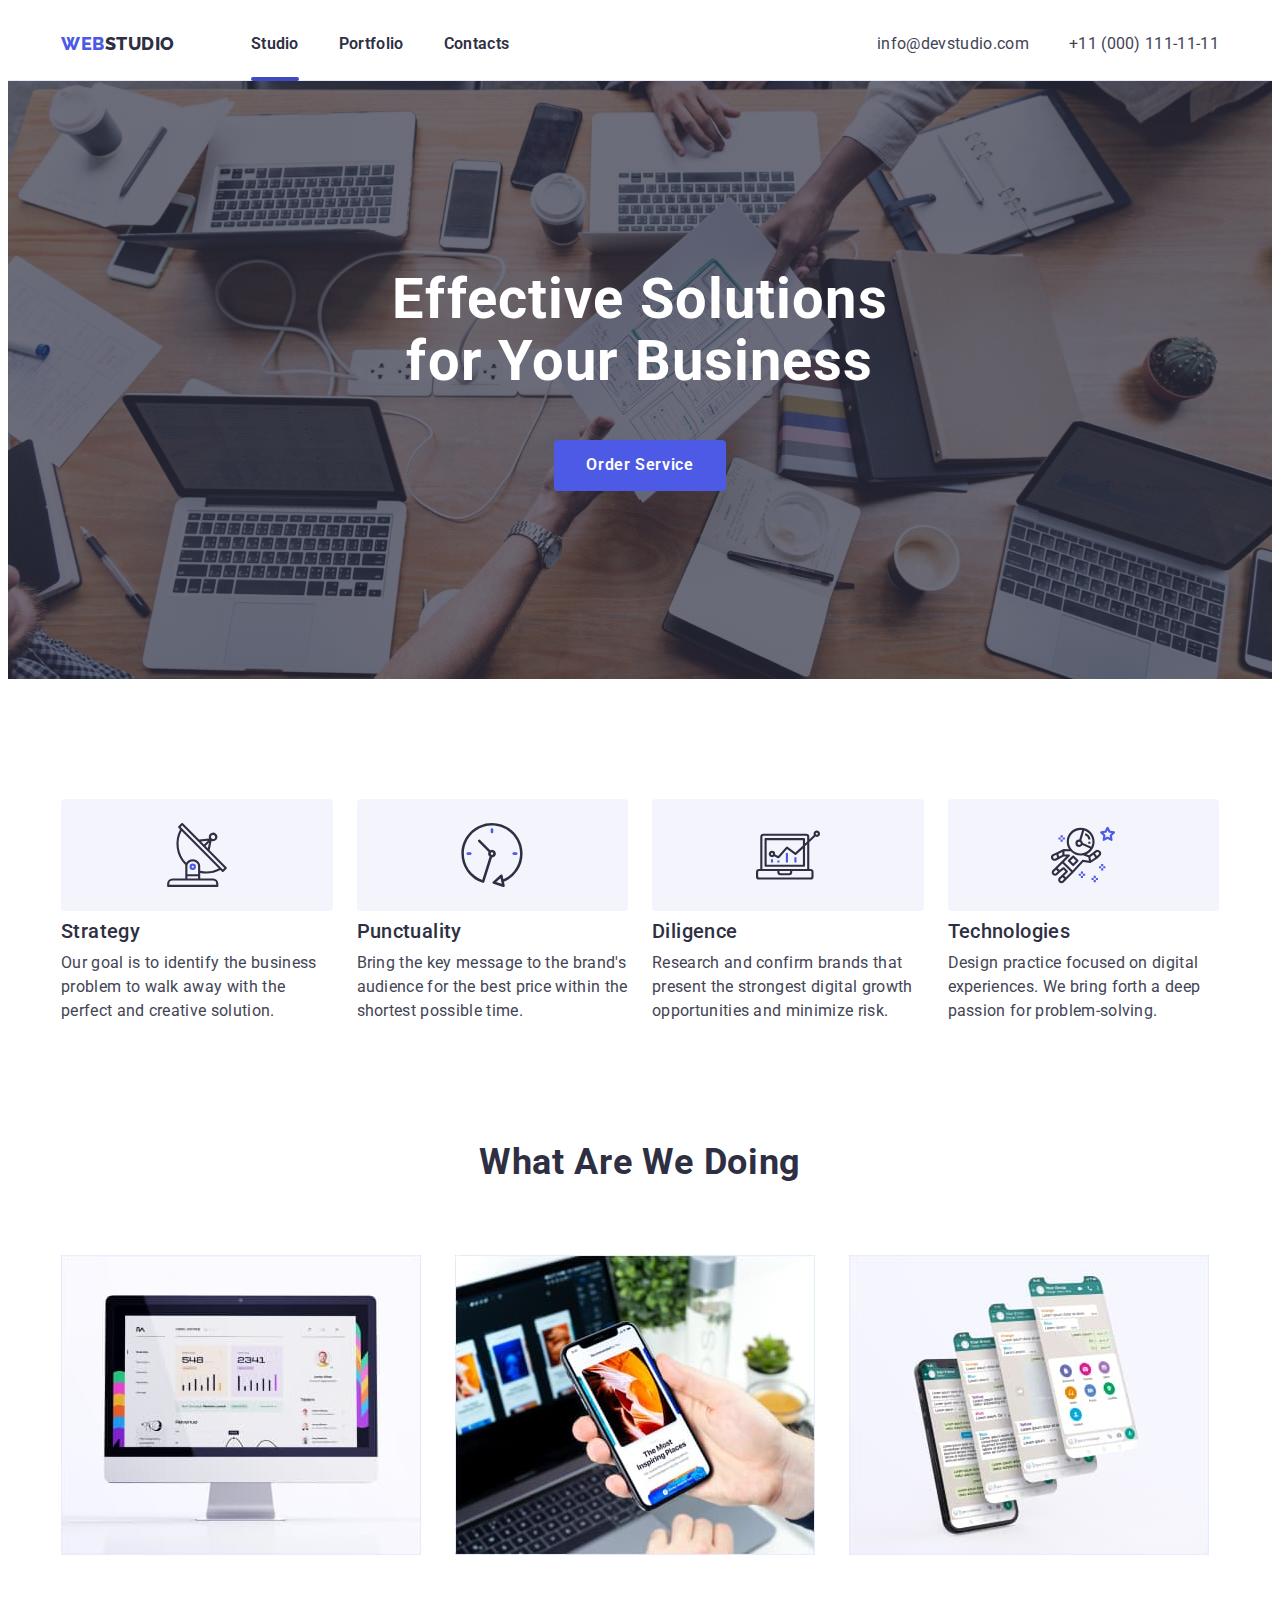
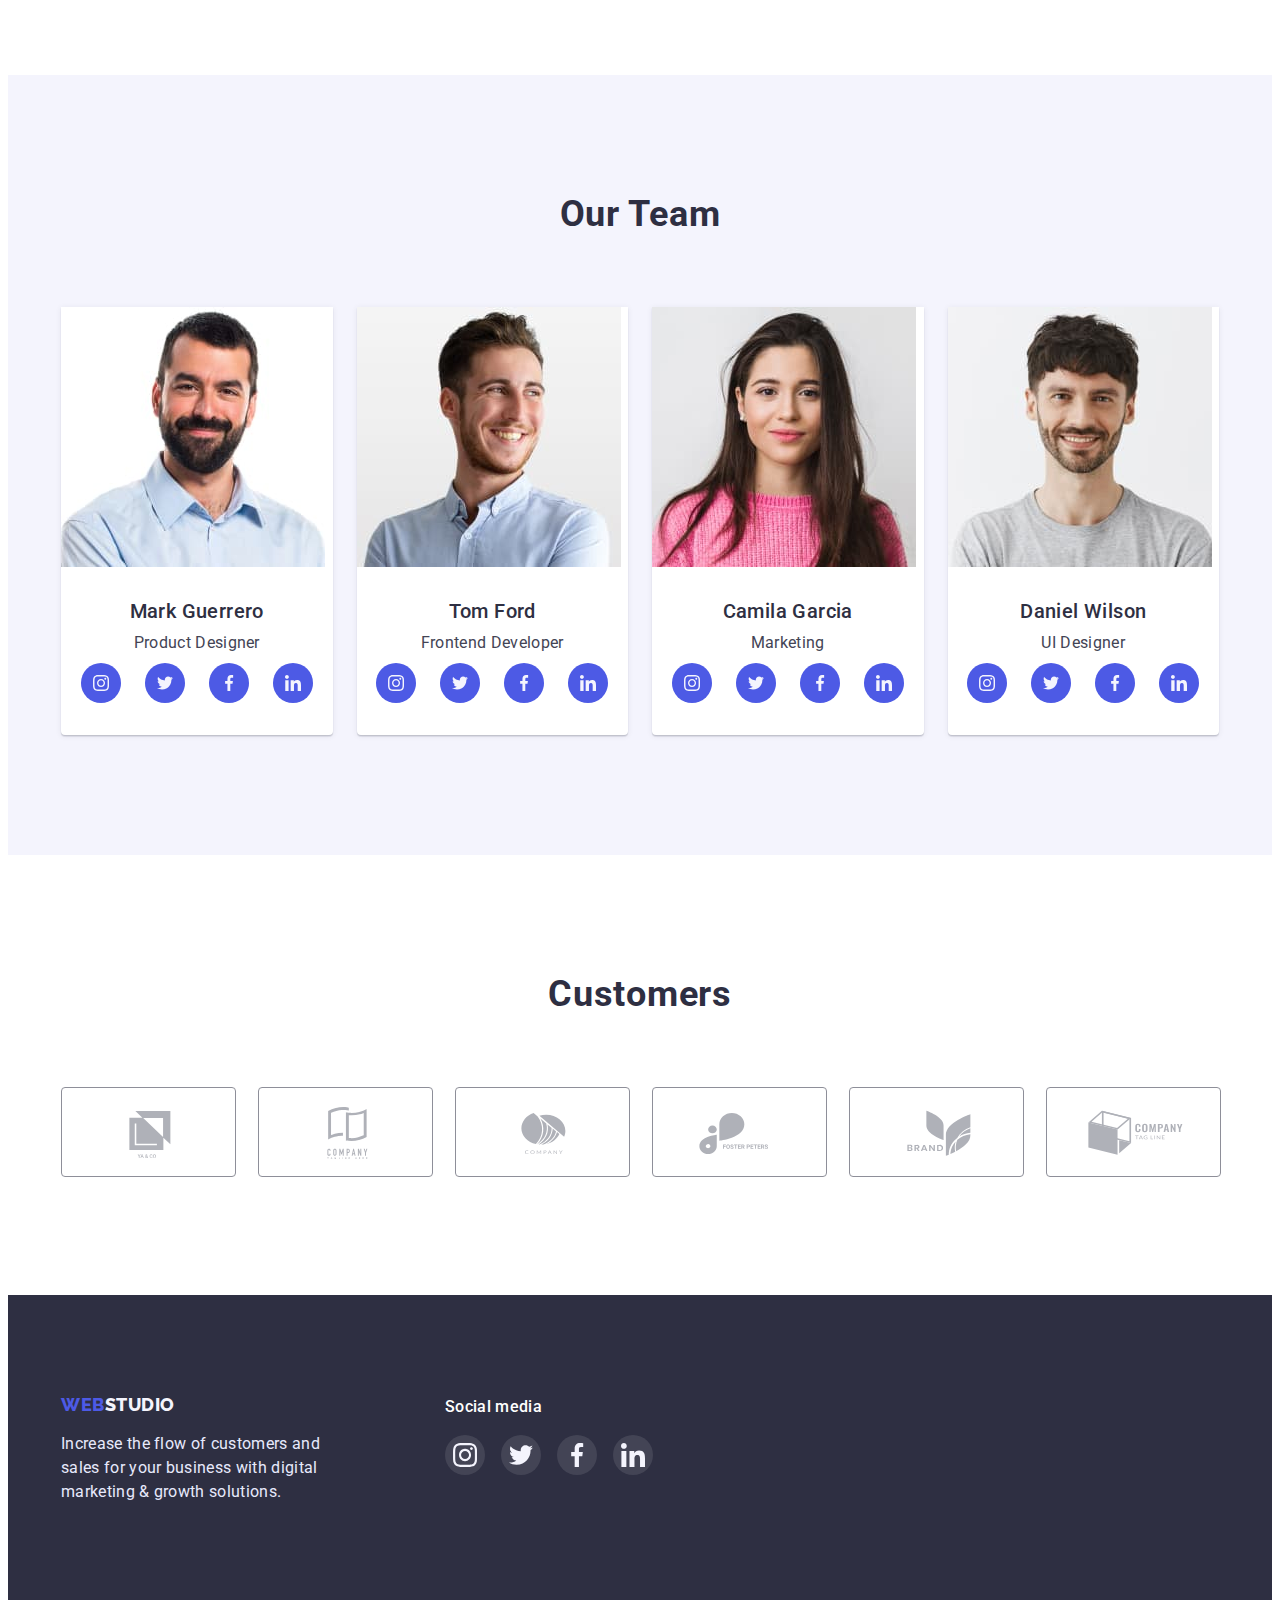
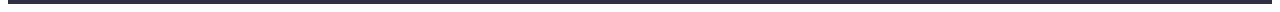
<file: index.html>
<!DOCTYPE html>
<html lang="en">
<head>
    <meta charset="UTF-8">
    <meta http-equiv="X-UA-Compatible" content="IE=edge">
    <meta name="viewport" content="width=device-width, initial-scale=1.0">
    <link rel="preconnect" href="https://fonts.googleapis.com">
    <link rel="preconnect" href="https://fonts.gstatic.com" crossorigin>
    <link href="https://fonts.googleapis.com/css2?family=Raleway:wght@800&family=Roboto:wght@400;500;700;900&display=swap" rel="stylesheet"> 
    <link rel="stylesheet" href="https://cdnjs.cloudflare.com/ajax/libs/modern-normalize/1.1.0/modern-normalize.min.css"
     integrity="sha512-wpPYUAdjBVSE4KJnH1VR1HeZfpl1ub8YT/NKx4PuQ5NmX2tKuGu6U/JRp5y+Y8XG2tV+wKQpNHVUX03MfMFn9Q==" crossorigin="anonymous" referrerpolicy="no-referrer" />
    <title>Document</title>
    <link rel="stylesheet" href="./css/styles.css">
</head>
<body class="body">
    <header class="header">
       <div class="container header-container ">
     <nav class="header-navigation ">
        <a href="./index.html" class="header-logo "><span class="accent">Web</span>Studio</a>
        <ul class="site-nav list">
            <li class="site-nav-item"><a class="link current " href="./index.html">Studio</a></li>
            <li class="site-nav-item"><a class="link" href="./portfolio.html">Portfolio</a></li>
            <li class="site-nav-item"><a class="link" href="">Contacts</a></li>
        </ul>
    
       </nav>
       <address class="header-contact">
       <ul class="contact-nav list">
        <li class="item"><a class="link" href="mailto:info@devstudio.com">info@devstudio.com</a></li>
        <li class="item"><a class="link" href="tel:+110001111111">+11 (000) 111-11-11</a></li>
       </ul>
    </address>
</div>
    </header>

    <main>
        <section class="hero">
            <div class="container">
                <h1 class="hero-title">Effective Solutions for Your Business</h1> 
                <button data-modal-open type="button" class="button"> Order Service</button>
            </div>
        </section>

        <section class="features main-section">
            <div class="container">
         <h2 class="visually-hidden">Our Features</h2>
         <ul class="features-list">
                <li class="features-item">
                    <h3 class="title">Strategy</h3>
                    <p class="text">Our goal is to identify the business
                        problem to walk away with the perfect and creative solution.</p>
                </li>
                <li class="features-item">
                    <h3 class="title">Punctuality</h3>
                    <p class="text">Bring the key message to the brand's audience for the best price within the shortest possible time.</p>
                </li>
                <li class="features-item">
                    <h3 class="title">Diligence</h3>
                    <p class="text">Research and confirm brands that present the strongest digital growth opportunities and minimize risk.</p>
                </li>
                <li class="features-item">
                    <h3 class="title">Technologies</h3>
                    <p class="text">Design practice focused on digital experiences. We bring forth a deep passion for problem-solving.</p>
                </li>
         </ul>
        </div>
        </section>

        <section class="activities main-section">
            <div class="container">
                <h2 class="activities-title">What are we doing</h2>
            <ul class="activities-list">
                <li class="item">
                    <img src="./images/rectangle1.jpg" alt="computer monitor" width="360" height="300" >
                </li>
                <li class="item">
                    <img src="./images/rectangle2.jpg" alt="phone" width="360" height="300" >
                </li>
                <li class="item">
                    <img src="./images/rectangle3.jpg" alt="phone" width="360" height="300" >
                </li>
            </ul>
            </div>
        </section>

        <section class="team main-section">
            <div class="container">
                <h2 class="caption">Our Team</h2>
            <ul class="team-list">
                <li class="team-item">
                     <img src="./images/img1.jpg" alt="Product Designer" width="264" height="260" >
                   <div class="team-container">
                    <h3 class="title">Mark Guerrero</h3>
                    <p class="text">Product Designer</p>
                    <ul class="team-soc-list list">
                        <li class="team-soc-item">
                            <a href="" class="team-soc-link">
                                <svg class="team-soc-icon" width="16" height="16">
                                    <use href="./images/symbol-defs.svg#icon-instagram"></use>
                                </svg>
                            </a>
                        </li>
                        <li class="team-soc-item">
                            <a href="" class="team-soc-link">
                                <svg class="team-soc-icon" width="16" height="16">
                                    <use href="./images/symbol-defs.svg#icon-twitter"></use>
                                </svg>
                            </a>
                        </li>
                        <li class="team-soc-item">
                            <a href="" class="team-soc-link">
                                <svg class="team-soc-icon" width="16" height="16">
                                    <use href="./images/symbol-defs.svg#icon-facebook"></use>
                                </svg>
                            </a>
                        </li>
                        <li class="team-soc-item">
                            <a href="" class="team-soc-link">
                                <svg class="team-soc-icon" width="16" height="16">
                                    <use href="./images/symbol-defs.svg#icon-linkedin"></use>
                                </svg>
                            </a>
                        </li>
                    </ul>
                   </div>
                </li>
                <li class="team-item">
                    <img src="./images/img2.jpg" alt="Frontend Developer" width="264" height="260" >
                    <div class="team-container">
                        <h3 class="title">Tom Ford</h3>
                        <p class="text">Frontend Developer</p>
                        <ul class="team-soc-list list">
                            <li class="team-soc-item">
                                <a href="" class="team-soc-link">
                                    <svg class="team-soc-icon" width="16" height="16">
                                        <use href="./images/symbol-defs.svg#icon-instagram"></use>
                                    </svg>
                                </a>
                            </li>
                            <li class="team-soc-item">
                                <a href="" class="team-soc-link">
                                    <svg class="team-soc-icon" width="16" height="16">
                                        <use href="./images/symbol-defs.svg#icon-twitter"></use>
                                    </svg>
                                </a>
                            </li>
                            <li class="team-soc-item">
                                <a href="" class="team-soc-link">
                                    <svg class="team-soc-icon" width="16" height="16">
                                        <use href="./images/symbol-defs.svg#icon-facebook"></use>
                                    </svg>
                                </a>
                            </li>
                            <li class="team-soc-item">
                                <a href="" class="team-soc-link">
                                    <svg class="team-soc-icon" width="16" height="16">
                                        <use href="./images/symbol-defs.svg#icon-linkedin"></use>
                                    </svg>
                                </a>
                            </li>
                        </ul>
                    </div>
                </li>
                <li class="team-item"> 
                    <img src="./images/img3.jpg" alt="Marketing" width="264" height="260" >
                    <div class="team-container">
                        <h3 class="title">Camila Garcia</h3>
                        <p class="text">Marketing</p>
                        <ul class="team-soc-list list">
                            <li class="team-soc-item">
                                <a href="" class="team-soc-link">
                                    <svg class="team-soc-icon" width="16" height="16">
                                        <use href="./images/symbol-defs.svg#icon-instagram"></use>
                                    </svg>
                                </a>
                            </li>
                            <li class="team-soc-item">
                                <a href="" class="team-soc-link">
                                    <svg class="team-soc-icon" width="16" height="16">
                                        <use href="./images/symbol-defs.svg#icon-twitter"></use>
                                    </svg>
                                </a>
                            </li>
                            <li class="team-soc-item">
                                <a href="" class="team-soc-link">
                                    <svg class="team-soc-icon" width="16" height="16">
                                        <use href="./images/symbol-defs.svg#icon-facebook"></use>
                                    </svg>
                                </a>
                            </li>
                            <li class="team-soc-item">
                                <a href="" class="team-soc-link">
                                    <svg class="team-soc-icon" width="16" height="16">
                                        <use href="./images/symbol-defs.svg#icon-linkedin"></use>
                                    </svg>
                                </a>
                            </li>
                        </ul>
                    </div>
                </li>
                <li class="team-item">
                    <img src="./images/img4.jpg" alt="UI Designer" width="264" height="260" >
                    <div class="team-container">
                        <h3 class="title">Daniel Wilson</h3>
                        <p class="text">UI Designer</p>
                        <ul class="team-soc-list list">
                            <li class="team-soc-item">
                                <a href="" class="team-soc-link">
                                    <svg class="team-soc-icon" width="16" height="16">
                                        <use href="./images/symbol-defs.svg#icon-instagram"></use>
                                    </svg>
                                </a>
                            </li>
                            <li class="team-soc-item">
                                <a href="" class="team-soc-link">
                                    <svg class="team-soc-icon" width="16" height="16">
                                        <use href="./images/symbol-defs.svg#icon-twitter"></use>
                                    </svg>
                                </a>
                            </li>
                            <li class="team-soc-item">
                                <a href="" class="team-soc-link">
                                    <svg class="team-soc-icon" width="16" height="16">
                                        <use href="./images/symbol-defs.svg#icon-facebook"></use>
                                    </svg>
                                </a>
                            </li>
                            <li class="team-soc-item">
                                <a href="" class="team-soc-link">
                                    <svg class="team-soc-icon" width="16" height="16">
                                        <use href="./images/symbol-defs.svg#icon-linkedin"></use>
                                    </svg>
                                </a>
                            </li>
                        </ul>
                    </div>
                </li>
            </ul>
            </div>
        </section>

        <section class="customers main-section">
            <div class="container">
                <h2 class="customers-title">Customers</h2>
                <ul class="customers-list list">
                    <li class="customers-item">
                        <a href="" class="customers-link">
                       <svg class="customers-icon" width="104" height="56">
                        <use href="./images/symbol-defs.svg#icon-Logo1"></use>
                       </svg>
                    </a>
                </li>
                    <li class="customers-item">
                        <a href="" class="customers-link">
                            <svg class="customers-icon" width="104" height="56">
                                <use href="./images/symbol-defs.svg#icon-Logo2"></use>
                               </svg>
                        </a>
                    </li>
                    <li class="customers-item">
                        <a href="" class="customers-link">
                            <svg class="customers-icon" width="104" height="56">
                                <use href="./images/symbol-defs.svg#icon-Logo3"></use>
                               </svg>
                        </a>
                    </li>
                    <li class="customers-item">
                        <a href="" class="customers-link">
                            <svg class="customers-icon" width="104" height="56">
                                <use href="./images/symbol-defs.svg#icon-Logo4"></use>
                               </svg>
                        </a>
                    </li>
                    <li class="customers-item">
                        <a href="" class="customers-link">
                            <svg class="customers-icon" width="104" height="56">
                                <use href="./images/symbol-defs.svg#icon-Logo5"></use>
                               </svg>
                        </a>
                    </li>
                    <li class="customers-item">
                        <a href="" class="customers-link">
                            <svg class="customers-icon" width="104" height="56">
                                <use href="./images/symbol-defs.svg#icon-Logo6"></use>
                               </svg>
                        </a>
                    </li>
                </ul>

            </div>
        </section>
    </main>

    <footer class="footer">
        <div class="container soc-container">
            <div class="footer-logo-container">
            <a class="footer-logo" href="./index.html"> <span class="accent">Web</span>Studio</a>
            <p class="footer-text">Increase the flow of customers and sales for your business with digital marketing & growth solutions.</p> 
            </div>
             <div class="footer-soc-container">
                <h2 class="footer-soc-logo">Social media</h2>
            <ul class="footer-soc-list list">
                <li class="footer-soc-item">
                    <a href="" class="footer-soc-link">
                        <svg class="footer-soc-icon" width="24" height="24">
                            <use href="./images/symbol-defs.svg#icon-instagram"></use>
                        </svg>
                    </a>
                </li>
                <li class="footer-soc-item">
                    <a href="" class="footer-soc-link">
                        <svg class="footer-soc-icon" width="24" height="24">
                            <use href="./images/symbol-defs.svg#icon-twitter"></use>
                        </svg>
                    </a>
                </li>
                <li class="footer-soc-item">
                    <a href="" class="footer-soc-link">
                        <svg class="footer-soc-icon" width="24" height="24">
                            <use href="./images/symbol-defs.svg#icon-facebook"></use>
                        </svg>
                    </a>
                </li>
                <li class="footer-soc-item">
                    <a href="" class="footer-soc-link">
                        <svg class="footer-soc-icon" width="24" height="24">
                            <use href="./images/symbol-defs.svg#icon-linkedin"></use>
                        </svg>
                    </a>
                </li>
            </ul>
            </div>
        </div>
    </footer>

    <div data-modal class="backdrop is-hidden">
        <div class="modal">
         <button data-modal-close type="button" class="button-modal">
                <svg class="modal-icon" width="8px" height="8px">
                    <use href="./images/symbol-defs.svg#icon-close-black"></use>
                </svg>
         </button>
        </div>
    </div>

    <script src="./js/modal.js"></script>
</body>
</html>
</file>
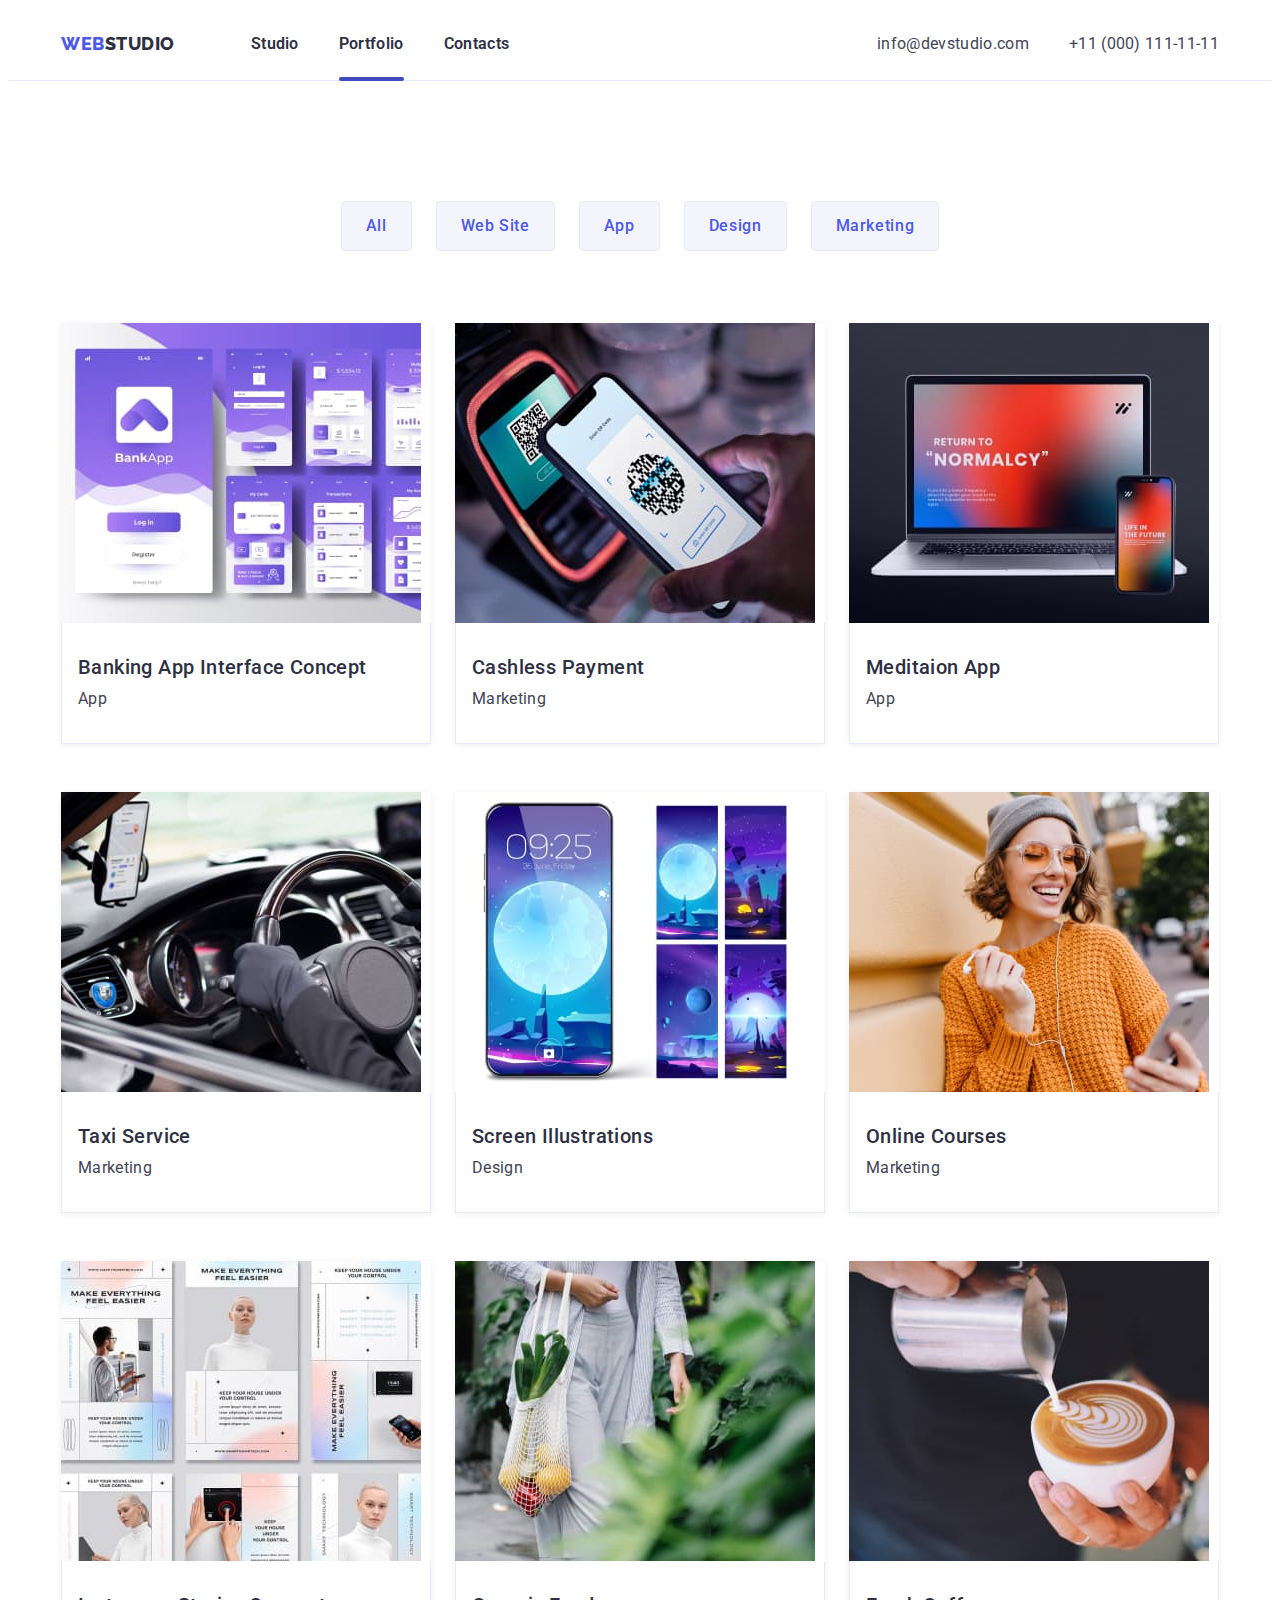
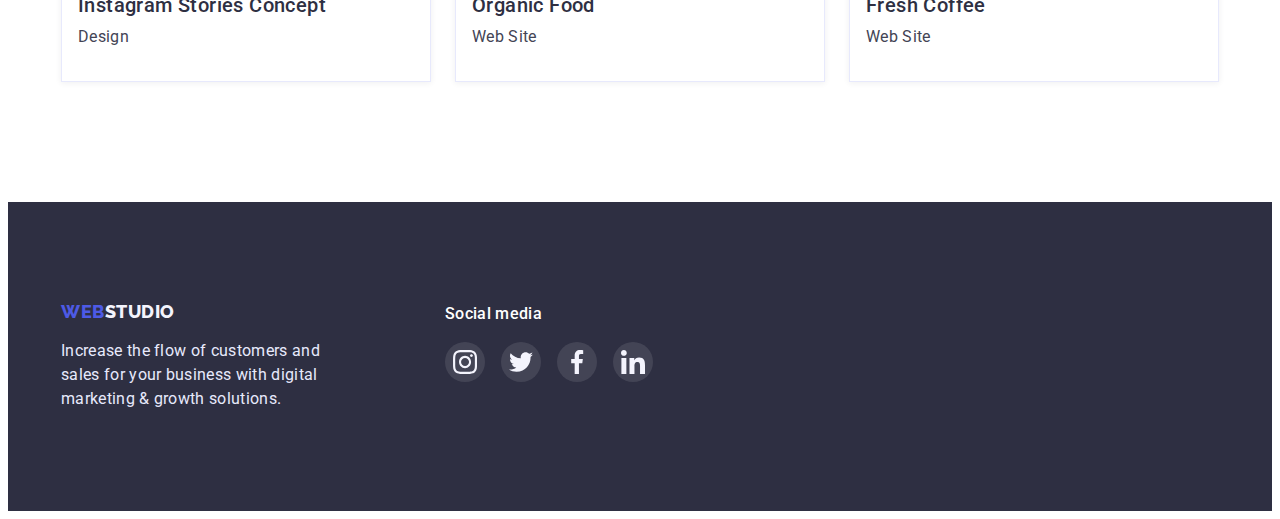
<file: portfolio.html>
<!DOCTYPE html>
<html lang="en">
<head>
    <meta charset="UTF-8">
    <meta http-equiv="X-UA-Compatible" content="IE=edge">
    <meta name="viewport" content="width=device-width, initial-scale=1.0">
    <link rel="preconnect" href="https://fonts.googleapis.com">
    <link rel="preconnect" href="https://fonts.gstatic.com" crossorigin>
    <link href="https://fonts.googleapis.com/css2?family=Raleway:wght@800&family=Roboto:wght@400;500;700;900&display=swap" rel="stylesheet"> 
    <link rel="stylesheet" href="https://cdnjs.cloudflare.com/ajax/libs/modern-normalize/1.1.0/modern-normalize.min.css"
     integrity="sha512-wpPYUAdjBVSE4KJnH1VR1HeZfpl1ub8YT/NKx4PuQ5NmX2tKuGu6U/JRp5y+Y8XG2tV+wKQpNHVUX03MfMFn9Q==" crossorigin="anonymous" referrerpolicy="no-referrer" />
    <title>Document</title>
    <link rel="stylesheet" href="./css/styles.css">
</head>
<body class="body">
   <header class="header">
    <div class="container header-container">
    <nav class="header-navigation ">
        <a href="./index.html" class="header-logo"> <span class="accent">Web</span>Studio</a>
        <ul class="site-nav list">
            <li><a class="link" href="./index.html">Studio</a></li>
            <li><a class="link current" href="">Portfolio</a></li>
            <li><a class="link" href="">Contacts</a></li>
        </ul>
    </nav>
    <address class="header-contact">
      <ul class="contact-nav list">
        <li class="item"><a class="link" href="mailto:info@devstudio.com">info@devstudio.com</a></li>
        <li class="item"><a class="link" href="tel:+110001111111">+11 (000) 111-11-11</a></li>
      </ul>
    </address>
</div>
   </header> 

   <main>
    <section class="portfolio">
        <div class="container">
            <h1 class="visually-hidden">Portfolio</h1>
            <ul class=" navigation-list">
                 <li class="navigation-item"> <button type="button"  class="navigation-btn">All</button></li>
                 <li class="navigation-item"> <button type="button" class="navigation-btn">Web Site</button> </li>
                 <li class="navigation-item"> <button type="button" class="navigation-btn">App</button> </li>
                 <li class="navigation-item"> <button type="button" class="navigation-btn">Design</button> </li>
                 <li class="navigation-item"> <button type="button" class="navigation-btn">Marketing</button> </li>
            </ul>

            <ul class="portfolio-list">
                <li class="portfolio-item">
                    <a  class="portfolio-link link" href="">
                        <div class="portfolio-wrap">
                            <img src="./images/portfolio1.jpg" alt="BankApp" width="360" height="300" > 
                                <p class="portfolio-wrap-text">14 Stylish and User-Friendly App Design Concepts · Task Manager App ·
                                     Calorie Tracker App · Exotic Fruit Ecommerce App · Cloud Storage App</p>
                        </div>
                       <div class="portfolio-container">
                        <h2 class="title">Banking App Interface Concept</h2>
                       <p class="text">App</p>
                       </div>
                    </a>
               </li>
               <li class="portfolio-item">
                <a class="portfolio-link link" href="">
                    <div class="portfolio-wrap">
                        <img src="./images/portfolio2.jpg" alt="phone" width="360" height="300" >
                        <p class="portfolio-wrap-text">14 Stylish and User-Friendly App Design Concepts · Task Manager App ·
                            Calorie Tracker App · Exotic Fruit Ecommerce App · Cloud Storage App</p>
                    </div>
                       <div class="portfolio-container">
                       <h2 class="title">Cashless Payment</h2>
                       <p class="text">Marketing</p>
                       </div>
                </a>
               </li>
               <li class="portfolio-item">
                <a class="portfolio-link link" href="">
                    <div class="portfolio-wrap">
                        <img src="./images/portfolio3.jpg" alt="laptop" width="360" height="300" >
                        <p class="portfolio-wrap-text">14 Stylish and User-Friendly App Design Concepts · Task Manager App ·
                            Calorie Tracker App · Exotic Fruit Ecommerce App · Cloud Storage App</p>
                    </div>
                       <div class="portfolio-container">
                        <h2 class="title">Meditaion App</h2>
                       <p class="text">App</p>
                       </div>
                </a>
               </li>
                <li class="portfolio-item">
                    <a class="portfolio-link link" href="">
                        <div class="portfolio-wrap">
                            <img src="./images/portfolio4.jpg" alt="Taxi" width="360" height="300" >
                            <p class="portfolio-wrap-text">14 Stylish and User-Friendly App Design Concepts · Task Manager App ·
                                Calorie Tracker App · Exotic Fruit Ecommerce App · Cloud Storage App</p>
                        </div>
                       <div class="portfolio-container">
                        <h2 class="title">Taxi Service</h2>
                       <p class="text">Marketing</p>
                       </div> 
                    </a>
               </li>
               <li class="portfolio-item">
                <a class="portfolio-link link" href="">
                    <div class="portfolio-wrap">
                        <img src="./images/portfolio5.jpg" alt="phone" width="360" height="300" >
                        <p class="portfolio-wrap-text">14 Stylish and User-Friendly App Design Concepts · Task Manager App ·
                            Calorie Tracker App · Exotic Fruit Ecommerce App · Cloud Storage App</p>
                    </div>
                       <div class="portfolio-container">
                        <h2 class="title">Screen Illustrations</h2>
                       <p class="text">Design</p>
                       </div>
                </a>
               </li>
               <li class="portfolio-item">
                <a class="portfolio-link link" href="">
                    <div class="portfolio-wrap">
                        <img src="./images/portfolio6.jpg" alt="Young woman" width="360" height="300" >
                        <p class="portfolio-wrap-text">14 Stylish and User-Friendly App Design Concepts · Task Manager App ·
                            Calorie Tracker App · Exotic Fruit Ecommerce App · Cloud Storage App</p>
                    </div>
                       <div class="portfolio-container">
                        <h2 class="title">Online Courses</h2>
                       <p class="text">Marketing</p>
                       </div>
                </a>
               </li>
                <li class="portfolio-item">
                    <a class="portfolio-link link" href="">
                        <div class="portfolio-wrap">
                            <img src="./images/portfolio7.jpg" alt="Instagram Stories" width="360" height="300" >
                            <p class="portfolio-wrap-text">14 Stylish and User-Friendly App Design Concepts · Task Manager App ·
                                Calorie Tracker App · Exotic Fruit Ecommerce App · Cloud Storage App</p>
                        </div>
                       <div class="portfolio-container">
                        <h2 class="title">Instagram Stories Concept</h2>
                       <p class="text">Design</p>
                       </div>
                    </a>
               </li>
               <li class="portfolio-item">
                <a class="portfolio-link link" href="">
                    <div class="portfolio-wrap">
                        <img src="./images/portfolio8.jpg" alt="Organic Food" width="360" height="300" >
                        <p class="portfolio-wrap-text">14 Stylish and User-Friendly App Design Concepts · Task Manager App ·
                            Calorie Tracker App · Exotic Fruit Ecommerce App · Cloud Storage App</p>
                    </div>
                       <div class="portfolio-container">
                        <h2 class="title">Organic Food</h2>
                       <p class="text">Web Site</p>
                       </div>
                </a>
               </li>
               <li class="portfolio-item">
                <a class="portfolio-link link" href="">
                    <div class="portfolio-wrap">
                        <img src="./images/portfolio9.jpg" alt="Coffee" width="360" height="300" >
                        <p class="portfolio-wrap-text">14 Stylish and User-Friendly App Design Concepts · Task Manager App ·
                            Calorie Tracker App · Exotic Fruit Ecommerce App · Cloud Storage App</p>
                    </div>
                       <div class="portfolio-container">
                        <h2 class="title">Fresh Coffee</h2>
                       <p class="text">Web Site</p>
                       </div>
                </a>
               </li>
           </ul>
        </div>
    </section>
   </main>

   <footer class="footer">
    <div class="container soc-container">
        <div class="footer-logo-container">
            <a class="footer-logo" href="./index.html"> <span class="accent">Web</span>Studio</a>
            <p class="footer-text">Increase the flow of customers and sales for your business with digital marketing & growth solutions.</p>
        </div>
        <div class="footer-soc-container">
            <h2 class="footer-soc-logo">Social media</h2>
        <ul class="footer-soc-list list">
            <li class="footer-soc-item">
                <a href="" class="footer-soc-link">
                    <svg class="footer-soc-icon" width="24" height="24">
                        <use href="./images/symbol-defs.svg#icon-instagram"></use>
                    </svg>
                </a>
            </li>
            <li class="footer-soc-item">
                <a href="" class="footer-soc-link">
                    <svg class="footer-soc-icon" width="24" height="24">
                        <use href="./images/symbol-defs.svg#icon-twitter"></use>
                    </svg>
                </a>
            </li>
            <li class="footer-soc-item">
                <a href="" class="footer-soc-link">
                    <svg class="footer-soc-icon" width="24" height="24">
                        <use href="./images/symbol-defs.svg#icon-facebook"></use>
                    </svg>
                </a>
            </li>
            <li class="footer-soc-item">
                <a href="" class="footer-soc-link">
                    <svg class="footer-soc-icon" width="24" height="24">
                        <use href="./images/symbol-defs.svg#icon-linkedin"></use>
                    </svg>
                </a>
            </li>
        </ul>
        </div>
    </div>
   </footer>
</body>
</html>
</file>
<file: css/styles.css>
:root{
    --title-color: #2E2F42;
    --text-color:  #434455;
    --background-color:#FFFFFF;
    --button-color:#4D5AE5;
    --button-hover-color:#404BBF;
    --btn-background-color:#F4F4FD;
    --footer-text-color: #E7E9FC;
    --border-color:#8E8F99;
    --icon-color:#AFB1B8;
    --icon-hover:#31D0AA;
    --tra: 250ms cubic-bezier(0.4, 0, 0.2, 1);
}
.body{
font-family: 'Roboto', sans-serif;
background-color: var(--background-color);
color: var(--text-color);
}

h1,
h2,
h3,
h4,
h5,
h6,
p{
    margin: 0;
}
ul{
margin: 0;
padding-left: 0;
}

img{
display: block;
max-width: 100%;
}

.container{
width: 1158px;
padding-left: 15px;
padding-right: 15px;
margin-left: auto;
margin-right: auto;
}

.list{
list-style: none;
}
.link{
 text-decoration: none;
}

/* --------------------Header------------------ */
.header{
background-color:var(--background-color);
border-bottom: 1px solid var(--footer-text-color);
}

.header-logo{
display: flex;
margin-right: 76px;
padding-top:24px ;
padding-bottom: 24px;
text-decoration: none;   
font-family: 'Raleway', sans-serif;
font-style: normal;
font-weight: 800;
font-size: 18px;
line-height: 1.16;
letter-spacing: 0.03em;
text-transform: uppercase;
color:  var(--title-color);
}

.accent{
display: flex;
text-decoration: none;
font-family: 'Raleway', sans-serif;
font-style: normal;
font-weight: 800;
font-size: 18px;
line-height: 1.16;
letter-spacing: 0.03em;
text-transform: uppercase;
color: var(--button-color);
}

.header-container{
display: flex;
align-items: center;
}

.header-navigation{
display: flex;
align-items: center;
margin-right: auto;
}

.site-nav{
display: flex;
gap: 40px;
}

.site-nav-item{
background-color:var(--background-color);
}

.contact-nav{
display: flex;
margin-left: auto;
gap: 40px;
}

.site-nav .link{
display: block;
padding-top: 24px;
padding-bottom: 24px;
text-decoration: none;
font-weight: 600;
font-size: 16px;
line-height:1.5;
letter-spacing: 0.02em;
color: var(--title-color);
transition: color var(--tra);
}

.site-nav .link:hover,
.site-nav .link:focus{
color: var(--text-color);
color: var(--button-color);
}

.contact-nav .link{
display: block;
padding-top: 24px;
padding-bottom: 24px;
font-style: normal;
text-decoration: none;
font-size: 16px;
line-height: 1.5;
letter-spacing: 0.02em;
color: var(--text-color);
transition: color var(--tra);
}

.contact-nav .link:hover,
.contact-nav .link:focus{
    color: var(--button-color);
}

.current{
    position: relative;
}

.current::after{
    content: '';
    position: absolute;
    width: 100%;
    height: 4px;
    left:0;
    bottom:-1px;
    border-radius:2px ;
    background-color: var(--button-hover-color);

}

/* -------------------Hero---------------- */
.hero{
max-width: 1440px;
margin: 0 auto;
background-color: var(--title-color);
text-align: center;
padding-top: 188px;
padding-bottom: 188px;
background-image:linear-gradient(rgba(46, 47, 66, 0.7),rgba(46, 47, 66, 0.7)), url(../images/people-office.jpg);
background-repeat: no-repeat;
background-position: center;
}

.hero-title{
max-width: 500px;
margin: 0 auto;
margin-bottom: 48px;
font-family: 'Roboto', sans-serif;
font-style: normal;
font-size: 56px;
line-height: 1.1;
letter-spacing: 0.02em;
color: var(--background-color);
}

.button{
padding: 16px 32px;
border-radius: 4px;
border: transparent;
background:var(--button-color);
font-family:inherit;
font-weight: 600;
font-size: 16px;
line-height: 1.18;
letter-spacing: 0.04em;
color: var(--background-color);
cursor: pointer;
transition: background-color var(--tra), color var(--tra);
}

.button:hover,
.button:focus{
background-color: var(--button-hover-color);
color:  var(--background-color);
}

/* -------------------Features-------------- */
.main-section{
padding-top: 120px;
padding-bottom: 120px;
}

.visually-hidden {
position: absolute;
width: 1px;
height: 1px;
margin: -1px;
border: 0;
padding: 0; 
white-space: nowrap;
clip-path: inset(100%);
clip: rect(0 0 0 0);
overflow: hidden;
 }


.features-list{
list-style: none;
display: flex;
gap:24px;
  }

.features-item::before{
display: block;
content:'';
height: 112px;
background-repeat: no-repeat;
background-position: center;
background-color: var(--btn-background-color);
border-radius: 4px;
margin-bottom: 8px;
}


.features-item:nth-child(1)::before{
background-image: url(../images/antenna.svg);
}

.features-item:nth-child(2)::before{
background-image: url(../images/clock.svg);
}

.features-item:nth-child(3)::before{
background-image: url(../images/diagram.svg);
}

.features-item:nth-child(4)::before{
background-image: url(../images/astronaut.svg);
}

.features-item{
width: calc((100% - 24px) / 4);
}

.features .title{
margin-bottom: 8px;
font-style: normal;
font-weight: 500;
font-size: 20px;
line-height: 1.2;
letter-spacing: 0.02em;
color: var(--title-color);
 }
.features .text{
font-size: 16px;
line-height: 1.5;
letter-spacing: 0.02em;
color: var(--text-color);
}

.backdrop{
    position: fixed;
    top: 0;
    left: 0;
    width: 100%;
    height: 100%;
    background-color:rgba(46, 47, 66, 0.4);
    transition: opacity var(--tra), visibility var(--tra) ;
}
.modal{
    position: absolute;
    top: 50%;
    left: 50%;
    transform:translate(-50%, -50%);
    min-height: 576px;
    min-width: 408px;
    padding: 15px;
    background-color: #FCFCFC;
    border-radius: 4px;
    box-shadow: 0px 1px 1px rgba(0, 0, 0, 0.14), 0px 1px 3px rgba(0, 0, 0, 0.12), 0px 2px 1px rgba(0, 0, 0, 0.2);
}

.button-modal{
    width: 24px;
    height: 24px;
    border:1px solid rgba(0, 0, 0, 0.1) ;
    border-radius: 50%;
    background-color:var(--footer-text-color) ;
    display: block;
    margin-left: auto;
    cursor: pointer;
    fill: currentColor;
    transition:background-color var(--tra), color var(--tra) ;
}
.modal-icon{
    display: block;
    margin: auto;
}

.button-modal:hover,
.button-modal:focus{
    background-color:var(--button-hover-color);
    color: var(--background-color);
}

.is-hidden{
    opacity: 0;
    visibility: hidden;
    pointer-events: none;
}
.is-hidden:hover{
    opacity: 1;
}

/* ----------------Activities----------- */
.activities{
padding-top: 0;
}

.activities-title{
text-align: center;
margin-bottom: 72px;
font-style: normal;
font-size: 36px;
line-height: 1.11;
letter-spacing: 0.02em;
text-transform: capitalize;
color:var(--title-color);
}

.activities-list{
list-style: none;
display: flex;
gap:24px;
}

.activities-list > .item{
width: calc((100% - 24px) / 3);
}

/* --------------------Team--------------- */
.team{
background: var(--btn-background-color);
}

.team-list{
list-style: none;
display: flex;
gap:24px;

}
.team-item{
width: calc((100% - 24px) / 4);
background-color: var(--background-color);
box-shadow: 0px 1px 6px rgba(46, 47, 66, 0.08), 0px 1px 1px rgba(46, 47, 66, 0.16), 0px 2px 1px rgba(46, 47, 66, 0.08);
border-radius: 0px 0px 4px 4px;
}

.team-container{
padding:32px 16px;
}

.caption{
margin-bottom: 72px;
text-align: center;
font-style: normal;
font-size: 36px;
line-height:1.11;
letter-spacing: 0.02em;
text-transform: capitalize;
color:var(--title-color);
}

.team .title{
margin-bottom: 8px;
text-align: center;
font-style: normal;
font-weight: 500;
font-size: 20px;
line-height: 1.2;
letter-spacing: 0.02em;
color: var(--title-color);
}

.team .text{
text-align: center;
font-size: 16px;
line-height: 1.5;
letter-spacing: 0.02em;
color: var(--text-color);
margin-bottom: 8px;
}

.team-soc-list {
display: flex;
justify-content: center;
gap:24px;
}

.team-soc-item {
width: 40px;
height: 40px;
}

.team-soc-link {
width: 100%;
height: 100%;
display: flex;
background-color:var(--button-color);
border-radius: 50%;
align-items: center;
justify-content: center;
transition: background-color var(--tra) ;
}

.team-soc-icon{
fill:var(--btn-background-color);
}

.team-soc-link:hover,
.team-soc-link:focus{
background-color:var(--button-hover-color);
}

/* --------------------Customers----------- */


.customers-title{
font-weight: 700;
font-size: 36px;
line-height: 1.11;
text-align: center;
letter-spacing: 0.02em;
color: var(--title-color);
margin-bottom: 72px;
}

.customers-list{
display: flex;
gap:24px;
}

.customers-item{
width: calc((100% - 24px) / 6);
height: 88px;
}

.customers-link{
width: 100%;
height: 100%;
border: 1px solid var(--border-color);
display: flex;
align-items: center;
justify-content: center;
border-radius: 4px;
transition: border-color var(--tra);
}
.customers-icon{
fill:var(--icon-color);
transition: fill var(--tra);
}

.customers-link:hover, 
.customers-link:focus{
border-color:var(--button-hover-color);
}

.customers-link:hover >.customers-icon,
.customers-link:focus >.customers-icon {
fill:var(--button-hover-color);
}

/* --------------------Footer-------------- */
.footer{
background: var(--title-color);
padding-top: 100px;
padding-bottom: 100px;
}

.footer-logo{
margin-bottom: 16px;
text-decoration: none;
font-family: 'Raleway', sans-serif;
font-style: normal;
font-weight: 800;
font-size: 18px;
line-height: 1.16;
display: flex;
letter-spacing: 0.03em;
text-transform: uppercase;
color: var(--btn-background-color);
}

.footer-text{
max-width: 264px;
font-size: 16px;
line-height: 1.5;
letter-spacing: 0.02em;
color: var(--footer-text-color);
}

.soc-container{
display: flex;
gap:120px;
}

.footer-soc-logo {
font-weight: 500;
font-size: 16px;
line-height: 1.5;
letter-spacing: 0.02em;
color: var(--background-color);
margin-bottom: 16px;
}

.footer-soc-list {
display: flex;
justify-content: center;
gap:16px;
}

.footer-soc-item {
width: 40px;
height: 40px;
}

.footer-soc-link {
width: 100%;
height: 100%;
display: flex;
border-radius: 50%;
background-color: rgba(255, 255, 255, 0.1);
align-items: center;
justify-content: center;
transition:background-color var(--tra) ;
}

.footer-soc-link:hover,
.footer-soc-link:focus{
background-color:var(--icon-hover);
}

/* -------------------Portfolio--------------- */ 
.portfolio{
padding-top: 120px;
padding-bottom: 120px;
}

.navigation-list{
list-style: none;
display: flex;
justify-content: center;
gap: 24px;
margin-bottom: 72px;
}

.navigation-btn{
padding: 12px 24px;
border: 1px solid var(--footer-text-color);
border-radius: 4px;
background: var(--btn-background-color);
font-family: inherit;
font-style: normal;
font-weight: 500;
font-size: 16px;
line-height: 1.5;
text-align: center;
letter-spacing: 0.04em;
color: var(--button-color);
cursor: pointer;
transition: background-color var(--tra), color var(--tra), box-shadow var(--tra), border-color var(--tra);
}

.navigation-btn:hover,
.navigation-btn:focus{
background-color:var(--button-hover-color);
color: var(--background-color);
border-color: var(--button-hover-color);
}

.navigation-btn:hover,
.navigation-btn:focus {
box-shadow: 0px 4px 4px rgba(0, 0, 0, 0.15);
}

.navigation-btn:focus{
box-shadow: 0px 4px 4px rgba(0, 0, 0, 0.15);
}

.portfolio-list{
list-style: none;
display: flex;
flex-wrap: wrap;
column-gap: 24px;
row-gap: 48px;
}


.portfolio-link:hover,
.portfolio-link:focus{
    box-shadow: 0px 1px 6px rgba(46, 47, 66, 0.08), 0px 1px 1px rgba(46, 47, 66, 0.16), 0px 2px 1px rgba(46, 47, 66, 0.08);
}

.portfolio-item{
flex-basis: calc((100% - 2*24px)/3);
box-shadow: 0px 1px 6px rgba(46, 47, 66, 0.08);
transition: box-shadow var(--tra);
}



.portfolio-container{
padding: 32px 16px;
border: 1px solid var(--footer-text-color);
border-top: 0;
}

.portfolio .title{
margin-bottom: 8px;
font-style: normal;
font-weight: 500;
font-size: 20px;
line-height: 1.2;
letter-spacing: 0.02em;
color:var(--title-color);
}

.portfolio .text{
font-size: 16px;
line-height: 1.5;
letter-spacing: 0.02em;
color:var(--text-color);
}

.portfolio-item{
    position: relative;
    overflow: hidden;
}

.portfolio-wrap{
    position: relative;
    overflow: hidden;
}

.portfolio-wrap-text{
position: absolute;
top: 0;
padding: 40px 32px;
font-size: 16px;
line-height: 1.5;
letter-spacing: 0.02em;
color: var(--btn-background-color);
background-color: var(--button-color);
height: 100%;
transform: translateY(100%);
transition: transform 250ms cubic-bezier(0.4, 0, 0.2, 1);
}

.portfolio-item:hover .portfolio-wrap-text{
    transform: translateY(0%);
}
</file>
